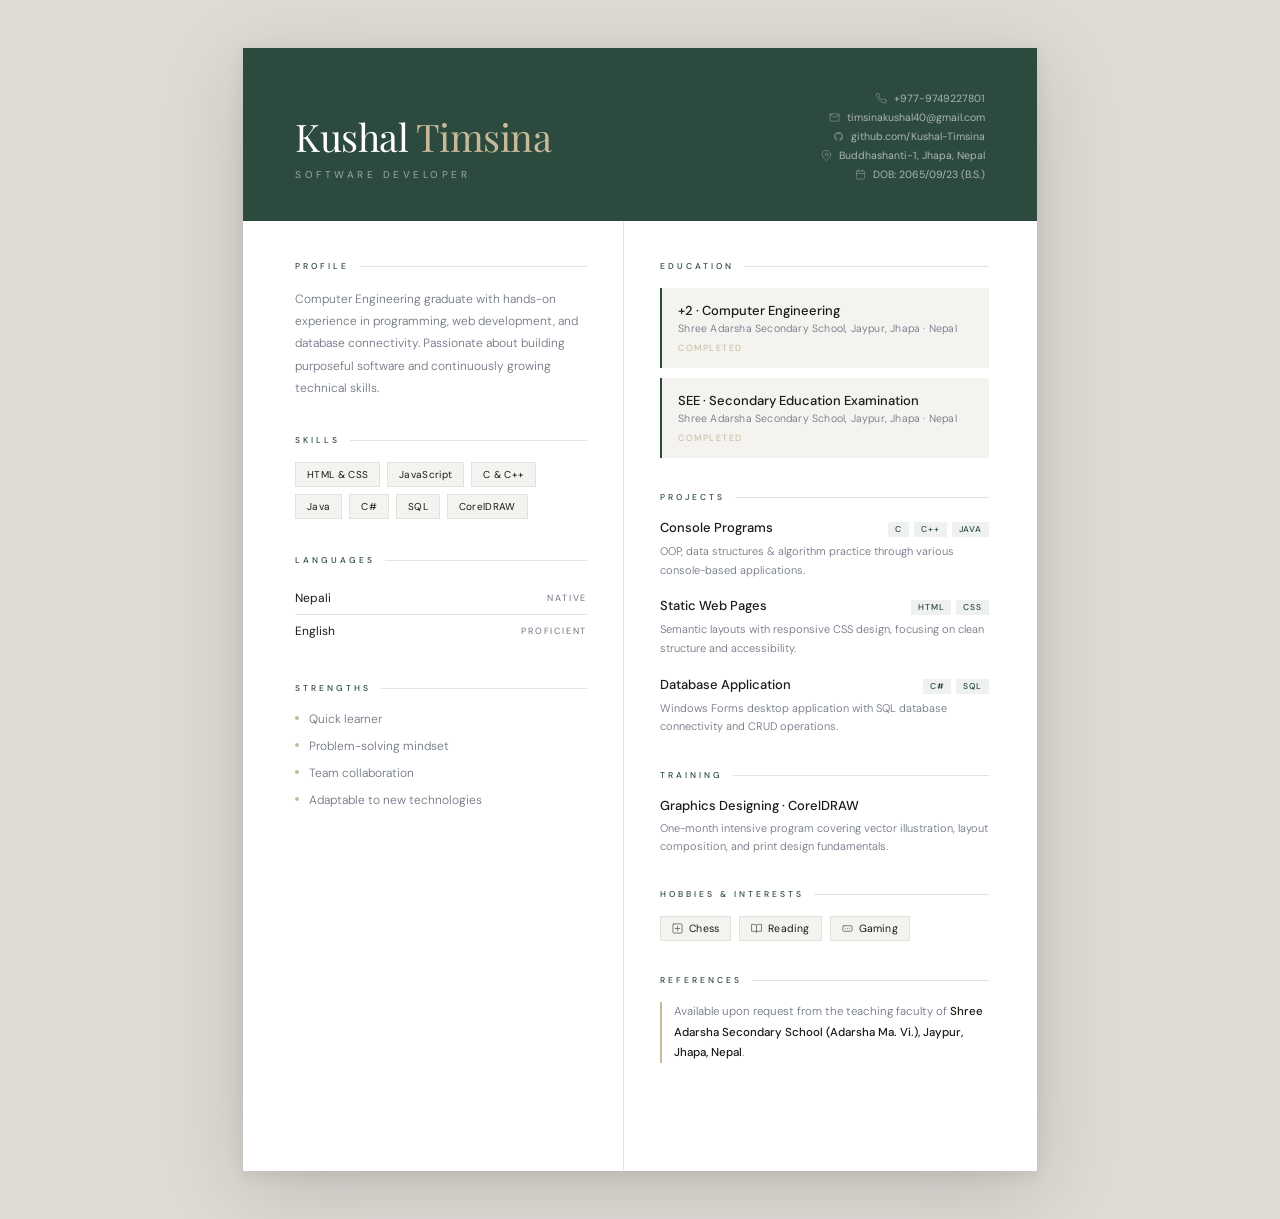
<file: MyCV.html>
<!DOCTYPE html>
<html lang="en">
<head>
<meta charset="UTF-8">
<meta name="viewport" content="width=device-width, initial-scale=1.0">
<title>Kushal Timsina — CV</title>
<link href="https://fonts.googleapis.com/css2?family=Playfair+Display:wght@400;500&family=DM+Sans:wght@300;400;500&display=swap" rel="stylesheet">
<style>
  *, *::before, *::after { box-sizing: border-box; margin: 0; padding: 0; }

  :root {
    --ink:     #1A1A1A;
    --soft:    #6B7280;
    --pale:    #F4F3F0;
    --rule:    #E5E2DC;
    --accent:  #2D4A3E;
    --accent2: #C8B99A;
    --white:   #FFFFFF;
  }

  body {
    background: #DEDAD4;
    font-family: 'DM Sans', sans-serif;
    min-height: 100vh;
    display: flex;
    justify-content: center;
    align-items: flex-start;
    padding: 48px 16px;
    -webkit-print-color-adjust: exact;
    print-color-adjust: exact;
  }

  .page {
    width: 210mm;
    min-height: 297mm;
    background: var(--white);
    display: grid;
    grid-template-rows: auto 1fr;
    box-shadow: 0 20px 80px rgba(0,0,0,0.14), 0 4px 16px rgba(0,0,0,0.08);
  }

  /* ── HEADER ── */
  .header {
    background: var(--accent);
    padding: 44px 52px 40px;
    display: flex;
    justify-content: space-between;
    align-items: flex-end;
    gap: 24px;
  }

  .header-left { flex: 1; }

  .name {
    font-family: 'Playfair Display', serif;
    font-size: 38px;
    font-weight: 400;
    color: var(--white);
    line-height: 1.1;
    letter-spacing: -0.5px;
  }

  .name span { color: var(--accent2); }

  .role {
    margin-top: 10px;
    font-size: 10px;
    font-weight: 500;
    letter-spacing: 3.5px;
    text-transform: uppercase;
    color: rgba(255,255,255,0.45);
  }

  .header-contacts {
    display: flex;
    flex-direction: column;
    align-items: flex-end;
    gap: 6px;
  }

  .hc-item {
    display: flex;
    align-items: center;
    gap: 7px;
    font-size: 10.5px;
    color: rgba(255,255,255,0.6);
    text-decoration: none;
  }

  .hc-item svg { opacity: 0.5; flex-shrink: 0; }

  /* ── BODY ── */
  .body {
    display: grid;
    grid-template-columns: 1fr 52%;
    gap: 0;
  }

  /* ── LEFT COL ── */
  .left {
    padding: 40px 36px 44px 52px;
    border-right: 1px solid var(--rule);
    display: flex;
    flex-direction: column;
    gap: 36px;
  }

  /* ── RIGHT COL ── */
  .right {
    padding: 40px 48px 44px 36px;
    display: flex;
    flex-direction: column;
    gap: 34px;
  }

  /* ── SECTION HEADING ── */
  .s-label {
    font-size: 8.5px;
    font-weight: 500;
    letter-spacing: 3px;
    text-transform: uppercase;
    color: var(--accent);
    margin-bottom: 16px;
    display: flex;
    align-items: center;
    gap: 10px;
  }

  .s-label::after {
    content: '';
    flex: 1;
    height: 1px;
    background: var(--rule);
  }

  /* ── PROFILE ── */
  .profile-text {
    font-size: 12px;
    font-weight: 300;
    color: var(--soft);
    line-height: 1.85;
  }

  /* ── SKILLS ── */
  .skill-grid {
    display: flex;
    flex-wrap: wrap;
    gap: 7px;
  }

  .skill-chip {
    font-size: 10px;
    font-weight: 400;
    color: var(--ink);
    background: var(--pale);
    padding: 5px 11px;
    border: 1px solid var(--rule);
    letter-spacing: 0.3px;
  }

  /* ── LANGUAGES ── */
  .lang-row {
    display: flex;
    justify-content: space-between;
    align-items: center;
    padding: 8px 0;
    border-bottom: 1px solid var(--rule);
  }

  .lang-row:last-child { border-bottom: none; }

  .lang-name { font-size: 12px; color: var(--ink); font-weight: 400; }

  .lang-level {
    font-size: 9px;
    letter-spacing: 1.8px;
    text-transform: uppercase;
    color: var(--soft);
  }

  /* ── STRENGTHS ── */
  .strength-list { display: flex; flex-direction: column; gap: 9px; }

  .str-item {
    display: flex;
    align-items: flex-start;
    gap: 10px;
    font-size: 12px;
    color: var(--soft);
    font-weight: 300;
    line-height: 1.5;
  }

  .str-dot {
    width: 4px;
    height: 4px;
    border-radius: 50%;
    background: var(--accent2);
    margin-top: 6px;
    flex-shrink: 0;
  }

  /* ── EDUCATION ── */
  .edu-block {
    padding: 14px 16px;
    background: var(--pale);
    border-left: 2px solid var(--accent);
  }

  .edu-deg { font-size: 13px; font-weight: 500; color: var(--ink); }
  .edu-sub {
    margin-top: 3px;
    font-size: 10.5px;
    color: var(--soft);
    font-weight: 300;
    letter-spacing: 0.2px;
  }
  .edu-year {
    margin-top: 7px;
    font-size: 9px;
    letter-spacing: 1.5px;
    text-transform: uppercase;
    color: var(--accent2);
  }

  /* ── PROJECTS ── */
  .proj-list { display: flex; flex-direction: column; gap: 18px; }



  .proj-top {
    display: flex;
    justify-content: space-between;
    align-items: baseline;
    margin-bottom: 5px;
  }

  .proj-name { font-size: 13px; font-weight: 500; color: var(--ink); }

  .proj-tags { display: flex; gap: 5px; flex-wrap: wrap; }

  .proj-tag {
    font-size: 8.5px;
    font-weight: 500;
    letter-spacing: 0.8px;
    text-transform: uppercase;
    color: var(--accent);
    background: rgba(45,74,62,0.08);
    padding: 2px 7px;
  }

  .proj-desc {
    font-size: 11px;
    color: var(--soft);
    font-weight: 300;
    line-height: 1.7;
  }

  /* ── TRAINING ── */
  .train-block {
    display: flex;
    flex-direction: column;
    gap: 5px;
  }

  .train-name { font-size: 13px; font-weight: 500; color: var(--ink); }
  .train-desc { font-size: 11px; color: var(--soft); font-weight: 300; line-height: 1.65; }

  /* ── HOBBIES ── */
  .hobby-grid { display: flex; gap: 8px; flex-wrap: wrap; }

  .hobby-chip {
    display: flex;
    align-items: center;
    gap: 6px;
    font-size: 10.5px;
    font-weight: 400;
    color: var(--ink);
    background: var(--pale);
    border: 1px solid var(--rule);
    padding: 5px 11px;
    letter-spacing: 0.2px;
  }

  .hobby-chip svg { color: var(--accent); opacity: 0.7; }

  /* ── REFERENCES ── */
  .ref-note {
    font-size: 11.5px;
    font-weight: 300;
    color: var(--soft);
    line-height: 1.75;
    border-left: 2px solid var(--accent2);
    padding-left: 12px;
  }

  .ref-note strong { color: var(--ink); font-weight: 500; }

  @media print {
    body { padding: 0; background: none; }
    .page { box-shadow: none; }
  }
</style>
</head>
<body>

<div class="page">

  <!-- HEADER -->
  <div class="header">
    <div class="header-left">
      <div class="name">Kushal <span>Timsina</span></div>
      <div class="role">Software Developer</div>
    </div>
    <div class="header-contacts">
      <a class="hc-item" href="tel:+9779749227801">
        <svg width="11" height="11" viewBox="0 0 24 24" fill="none" stroke="currentColor" stroke-width="2" stroke-linecap="round" stroke-linejoin="round"><path d="M22 16.92v3a2 2 0 01-2.18 2 19.79 19.79 0 01-8.63-3.07A19.5 19.5 0 013.07 9.8a19.79 19.79 0 01-3.07-8.68A2 2 0 012 1h3a2 2 0 012 1.72c.127.96.361 1.903.7 2.81a2 2 0 01-.45 2.11L6.91 8.76a16 16 0 006.29 6.29l1.13-1.13a2 2 0 012.11-.45c.907.339 1.85.573 2.81.7A2 2 0 0122 16.92z"/></svg>
        +977-9749227801
      </a>
      <a class="hc-item" href="mailto:timsinakushal40@gmail.com">
        <svg width="11" height="11" viewBox="0 0 24 24" fill="none" stroke="currentColor" stroke-width="2" stroke-linecap="round" stroke-linejoin="round"><path d="M4 4h16c1.1 0 2 .9 2 2v12c0 1.1-.9 2-2 2H4c-1.1 0-2-.9-2-2V6c0-1.1.9-2 2-2z"/><polyline points="22,6 12,12 2,6"/></svg>
        timsinakushal40@gmail.com
      </a>
      <a class="hc-item" href="https://github.com/Kushal-Timsina" target="_blank">
        <svg width="11" height="11" viewBox="0 0 24 24" fill="rgba(255,255,255,0.6)"><path d="M12 2C6.477 2 2 6.484 2 12.017c0 4.425 2.865 8.18 6.839 9.504.5.092.682-.217.682-.483 0-.237-.008-.868-.013-1.703-2.782.605-3.369-1.343-3.369-1.343-.454-1.158-1.11-1.466-1.11-1.466-.908-.62.069-.608.069-.608 1.003.07 1.531 1.032 1.531 1.032.892 1.53 2.341 1.088 2.91.832.092-.647.35-1.088.636-1.338-2.22-.253-4.555-1.113-4.555-4.951 0-1.093.39-1.988 1.029-2.688-.103-.253-.446-1.272.098-2.65 0 0 .84-.27 2.75 1.026A9.564 9.564 0 0112 6.844c.85.004 1.705.115 2.504.337 1.909-1.296 2.747-1.027 2.747-1.027.546 1.379.202 2.398.1 2.651.64.7 1.028 1.595 1.028 2.688 0 3.848-2.339 4.695-4.566 4.943.359.309.678.92.678 1.855 0 1.338-.012 2.419-.012 2.747 0 .268.18.58.688.482A10.019 10.019 0 0022 12.017C22 6.484 17.522 2 12 2z"/></svg>
        github.com/Kushal-Timsina
      </a>
      <span class="hc-item">
        <svg width="11" height="11" viewBox="0 0 24 24" fill="none" stroke="currentColor" stroke-width="2" stroke-linecap="round" stroke-linejoin="round"><path d="M21 10c0 7-9 13-9 13s-9-6-9-13a9 9 0 0118 0z"/><circle cx="12" cy="10" r="3"/></svg>
        Buddhashanti-1, Jhapa, Nepal
      </span>
      <span class="hc-item">
        <svg width="11" height="11" viewBox="0 0 24 24" fill="none" stroke="currentColor" stroke-width="2" stroke-linecap="round" stroke-linejoin="round"><rect x="3" y="4" width="18" height="18" rx="2"/><line x1="16" y1="2" x2="16" y2="6"/><line x1="8" y1="2" x2="8" y2="6"/><line x1="3" y1="10" x2="21" y2="10"/></svg>
        DOB: 2065/09/23 (B.S.)
      </span>
    </div>
  </div>

  <!-- BODY -->
  <div class="body">

    <!-- LEFT -->
    <div class="left">

      <div>
        <div class="s-label">Profile</div>
        <p class="profile-text">
          Computer Engineering graduate with hands-on experience in programming, web development, and database connectivity. Passionate about building purposeful software and continuously growing technical skills.
        </p>
      </div>

      <div>
        <div class="s-label">Skills</div>
        <div class="skill-grid">
          <span class="skill-chip">HTML &amp; CSS</span>
          <span class="skill-chip">JavaScript</span>
          <span class="skill-chip">C &amp; C++</span>
          <span class="skill-chip">Java</span>
          <span class="skill-chip">C#</span>
          <span class="skill-chip">SQL</span>
          <span class="skill-chip">CorelDRAW</span>
        </div>
      </div>

      <div>
        <div class="s-label">Languages</div>
        <div>
          <div class="lang-row">
            <span class="lang-name">Nepali</span>
            <span class="lang-level">Native</span>
          </div>
          <div class="lang-row">
            <span class="lang-name">English</span>
            <span class="lang-level">Proficient</span>
          </div>
        </div>
      </div>

      <div>
        <div class="s-label">Strengths</div>
        <div class="strength-list">
          <div class="str-item"><div class="str-dot"></div>Quick learner</div>
          <div class="str-item"><div class="str-dot"></div>Problem-solving mindset</div>
          <div class="str-item"><div class="str-dot"></div>Team collaboration</div>
          <div class="str-item"><div class="str-dot"></div>Adaptable to new technologies</div>
        </div>
      </div>

    </div>

    <!-- RIGHT -->
    <div class="right">

      <div>
        <div class="s-label">Education</div>
        <div class="edu-block">
          <div class="edu-deg">+2 · Computer Engineering</div>
          <div class="edu-sub">Shree Adarsha Secondary School, Jaypur, Jhapa · Nepal</div>
          <div class="edu-year">Completed</div>
        </div>
        <div class="edu-block" style="margin-top:10px;">
          <div class="edu-deg">SEE · Secondary Education Examination</div>
          <div class="edu-sub">Shree Adarsha Secondary School, Jaypur, Jhapa · Nepal</div>
          <div class="edu-year">Completed</div>
        </div>
      </div>

      <div>
        <div class="s-label">Projects</div>
        <div class="proj-list">

          <div class="proj-item">
            <div class="proj-top">
              <div class="proj-name">Console Programs</div>
              <div class="proj-tags">
                <span class="proj-tag">C</span>
                <span class="proj-tag">C++</span>
                <span class="proj-tag">Java</span>
              </div>
            </div>
            <div class="proj-desc">OOP, data structures &amp; algorithm practice through various console-based applications.</div>
          </div>

          <div class="proj-item">
            <div class="proj-top">
              <div class="proj-name">Static Web Pages</div>
              <div class="proj-tags">
                <span class="proj-tag">HTML</span>
                <span class="proj-tag">CSS</span>
              </div>
            </div>
            <div class="proj-desc">Semantic layouts with responsive CSS design, focusing on clean structure and accessibility.</div>
          </div>

          <div class="proj-item">
            <div class="proj-top">
              <div class="proj-name">Database Application</div>
              <div class="proj-tags">
                <span class="proj-tag">C#</span>
                <span class="proj-tag">SQL</span>
              </div>
            </div>
            <div class="proj-desc">Windows Forms desktop application with SQL database connectivity and CRUD operations.</div>
          </div>

        </div>
      </div>

      <div>
        <div class="s-label">Training</div>
        <div class="train-block">
          <div class="train-name">Graphics Designing · CorelDRAW</div>
          <div class="train-desc">One-month intensive program covering vector illustration, layout composition, and print design fundamentals.</div>
        </div>
      </div>

      <div>
        <div class="s-label">Hobbies &amp; Interests</div>
        <div class="hobby-grid">
          <div class="hobby-chip">
            <svg width="11" height="11" viewBox="0 0 24 24" fill="none" stroke="currentColor" stroke-width="2" stroke-linecap="round" stroke-linejoin="round"><rect x="2" y="2" width="20" height="20" rx="2"/><line x1="12" y1="7" x2="12" y2="17"/><line x1="7" y1="12" x2="17" y2="12"/></svg>
            Chess
          </div>
          <div class="hobby-chip">
            <svg width="11" height="11" viewBox="0 0 24 24" fill="none" stroke="currentColor" stroke-width="2" stroke-linecap="round" stroke-linejoin="round"><path d="M2 3h6a4 4 0 014 4v14a3 3 0 00-3-3H2z"/><path d="M22 3h-6a4 4 0 00-4 4v14a3 3 0 013-3h7z"/></svg>
            Reading
          </div>
          <div class="hobby-chip">
            <svg width="11" height="11" viewBox="0 0 24 24" fill="none" stroke="currentColor" stroke-width="2" stroke-linecap="round" stroke-linejoin="round"><rect x="2" y="6" width="20" height="12" rx="2"/><path d="M12 12h.01M8 12h.01M16 12h.01"/></svg>
            Gaming
          </div>
        </div>
      </div>

      <div>
        <div class="s-label">References</div>
        <div class="ref-note">
          Available upon request from the teaching faculty of <strong>Shree Adarsha Secondary School (Adarsha Ma. Vi.), Jaypur, Jhapa, Nepal</strong>.
        </div>
      </div>

    </div>

  </div>
</div>

</body>
</html>
</file>
